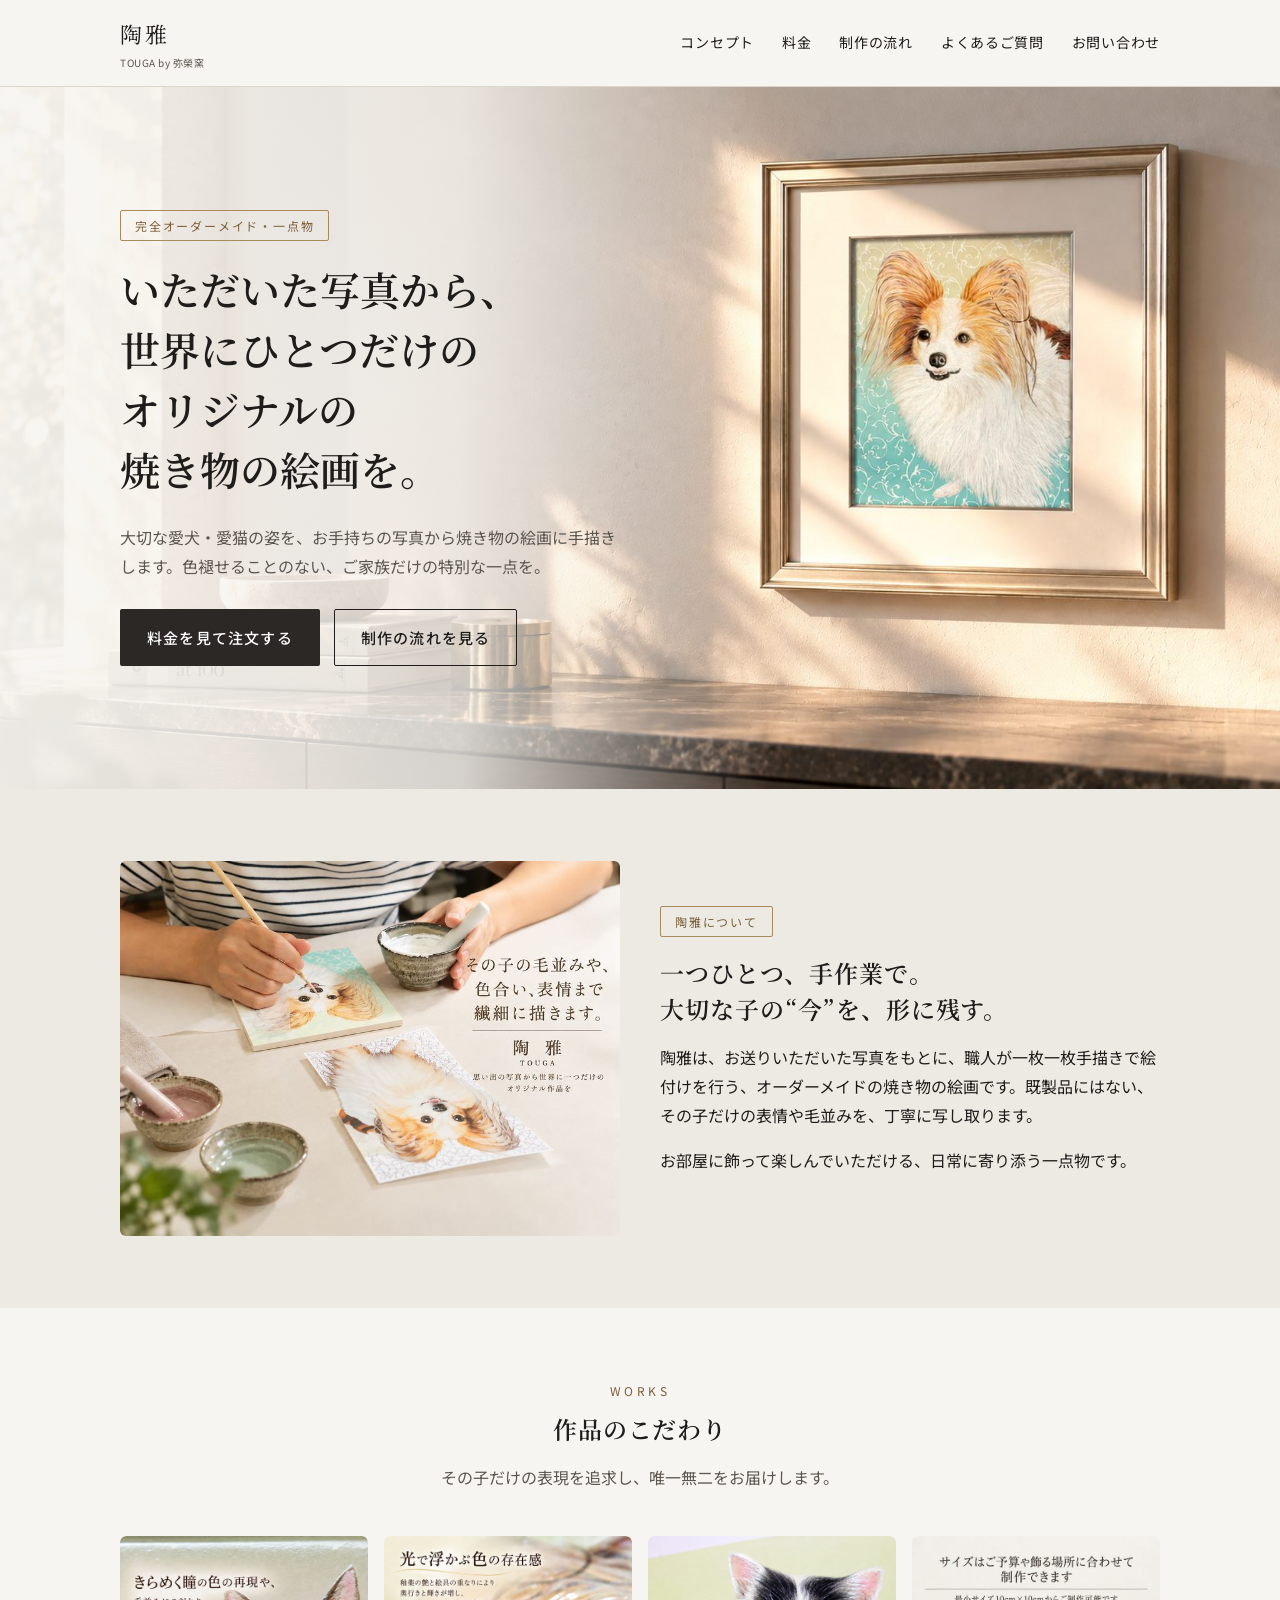
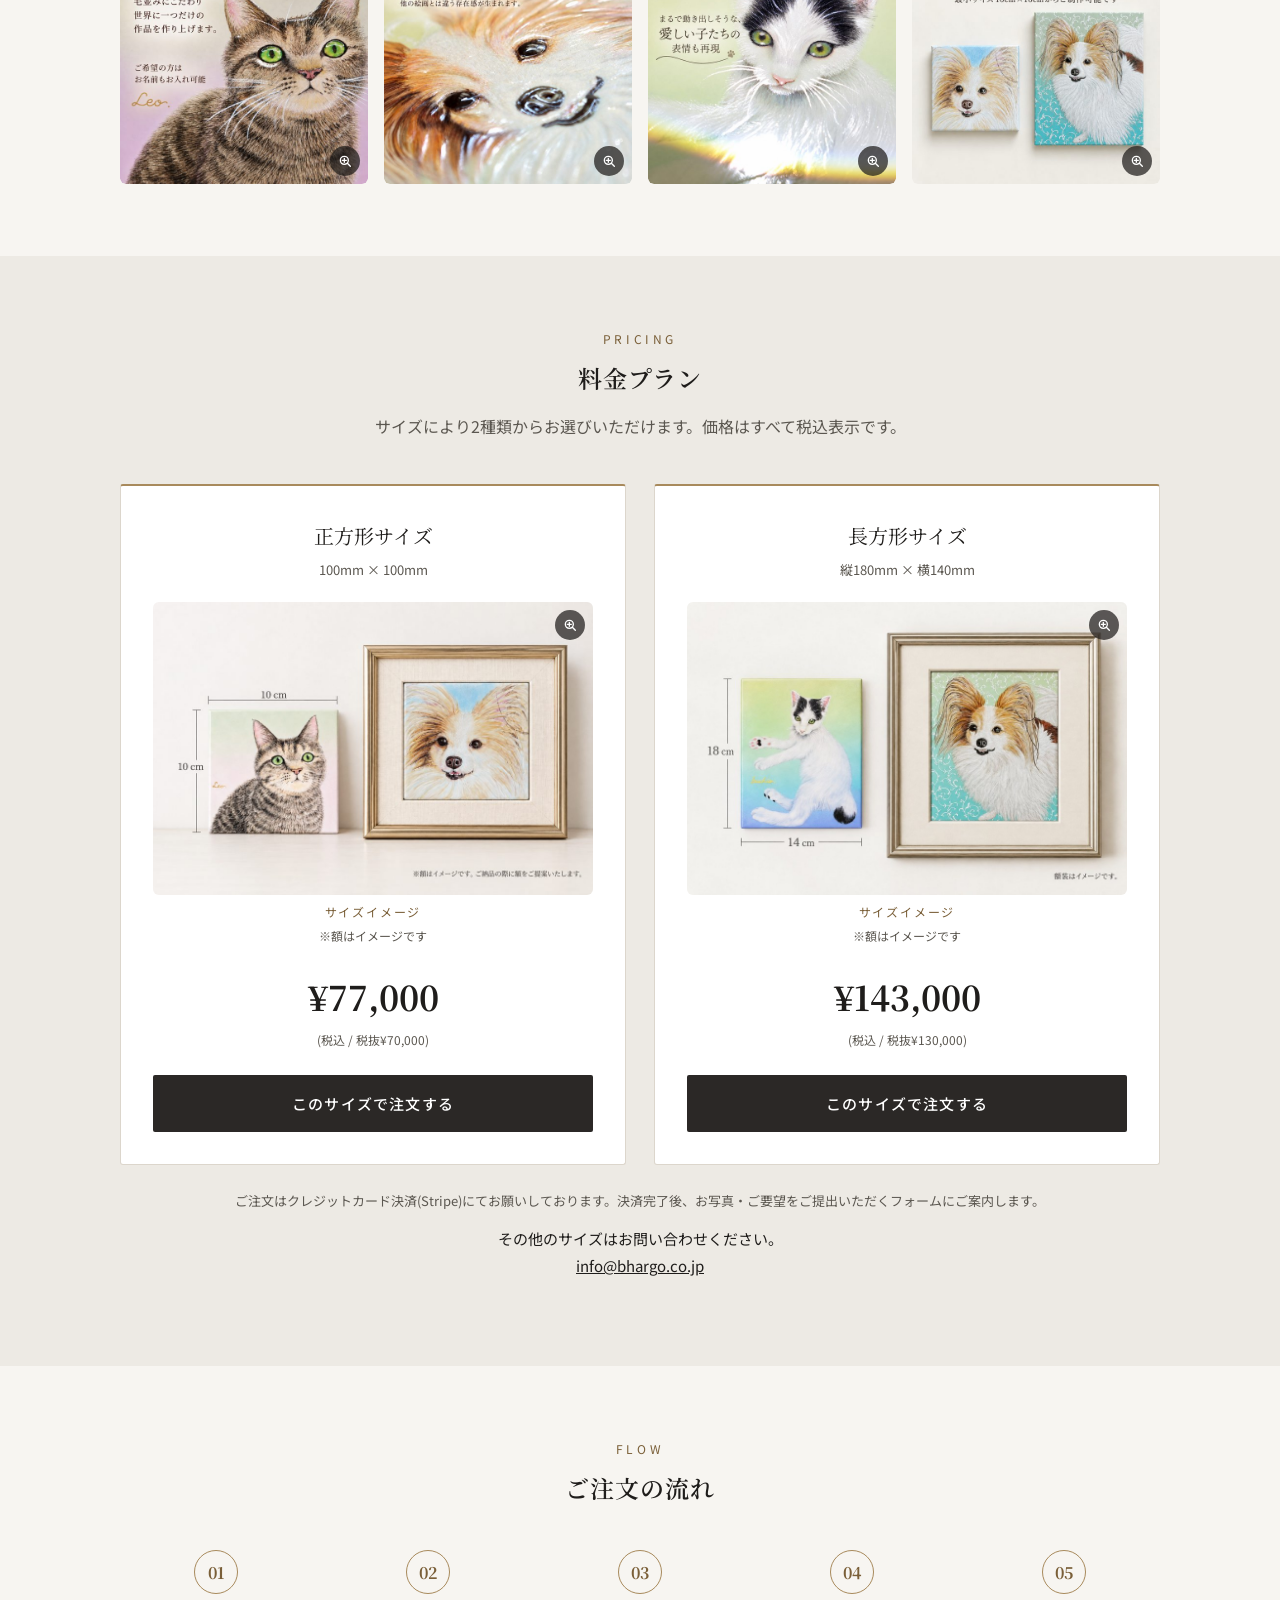
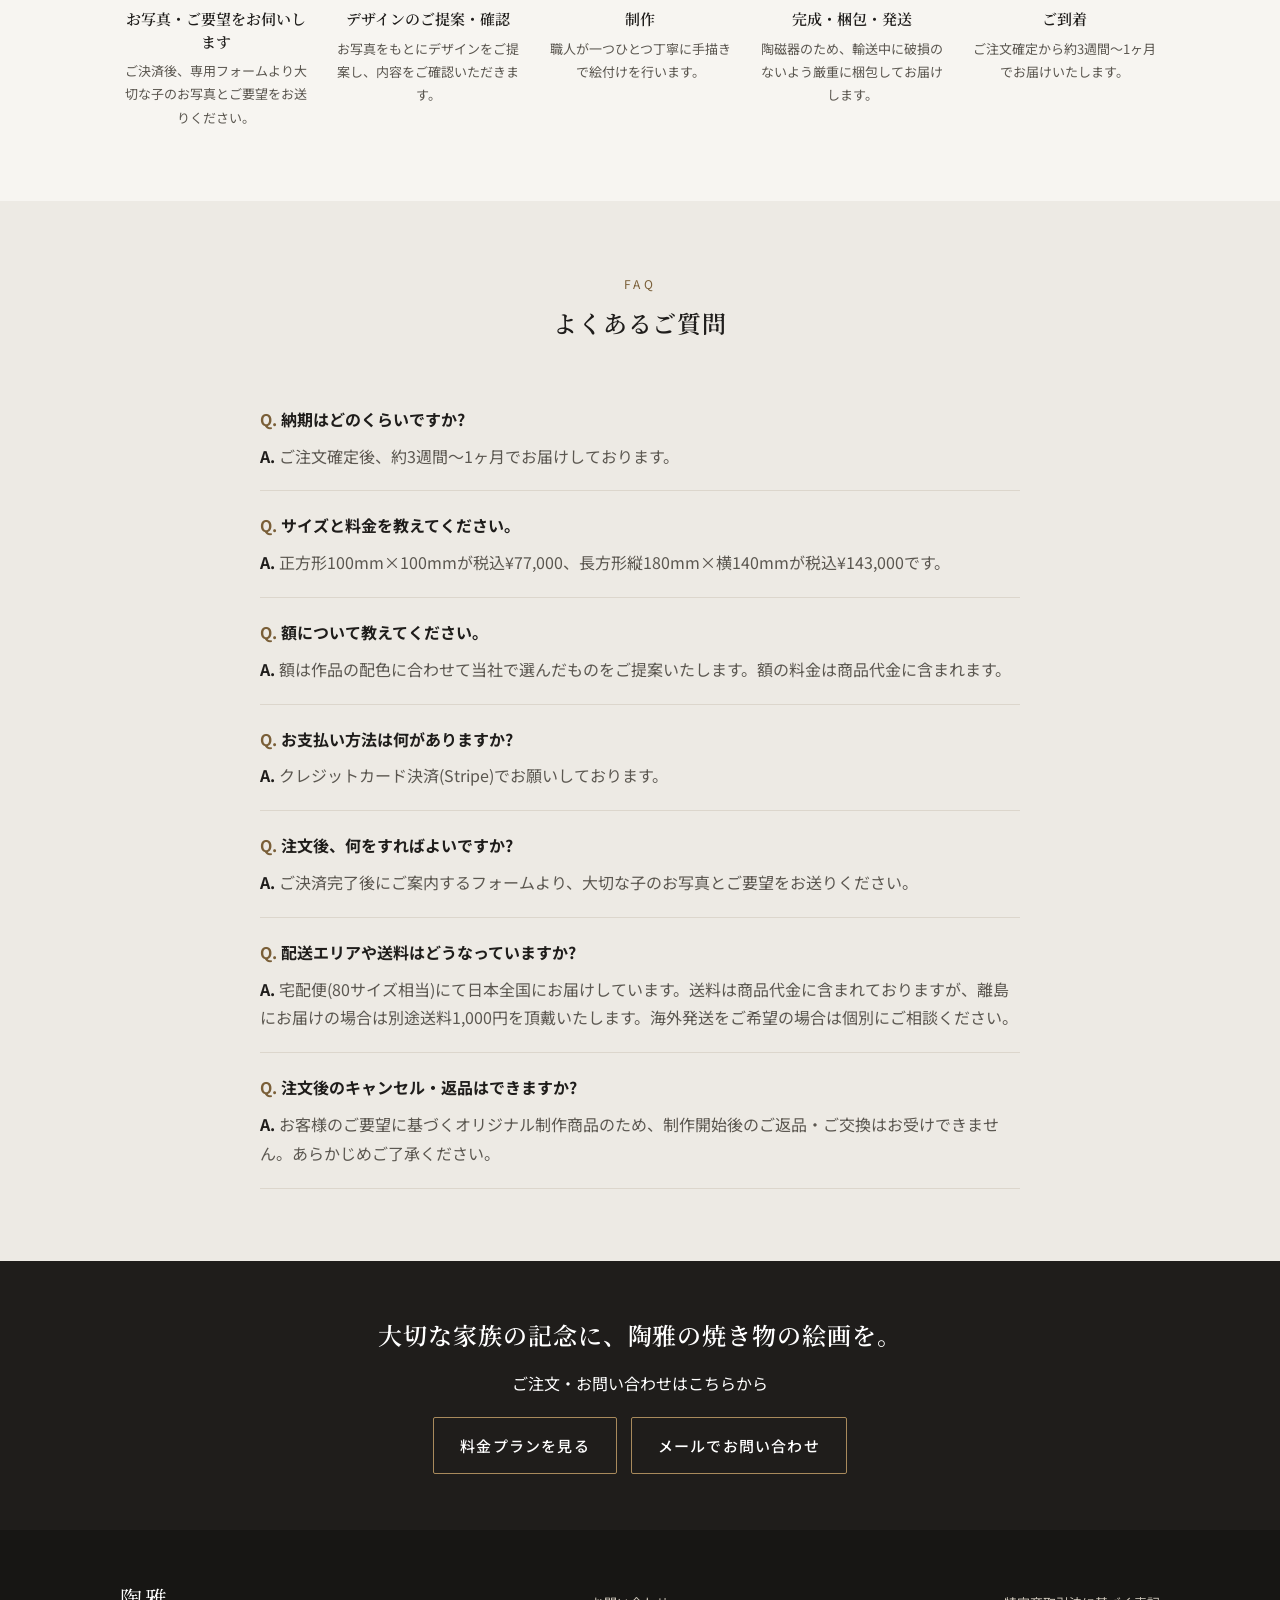
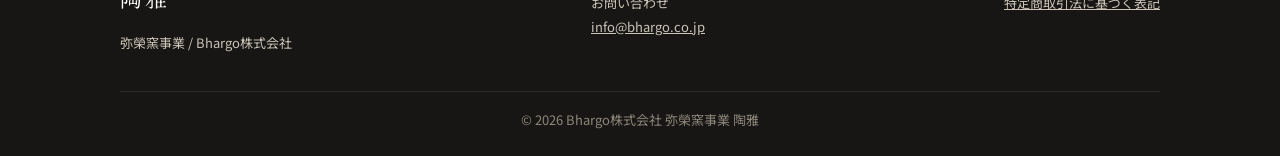
<file: index.html>
<!DOCTYPE html>
<html lang="ja">
<head>
<meta charset="UTF-8">
<meta name="viewport" content="width=device-width, initial-scale=1">
<title>陶雅(とうが) | 写真から作る、世界に一つだけのオリジナル焼き物の絵画</title>
<meta name="description" content="お手持ちの写真から、愛犬・愛猫の姿を焼き物の絵画に手描きします。世界に一つだけの贈り物、記念に。正方形100mm ¥77,000(税込)〜。弥榮窯 陶雅。">
<link rel="canonical" href="https://toga-ceramic-paint.github.io/">
<meta property="og:title" content="陶雅(とうが) | 写真から作る、世界に一つだけのオリジナル焼き物の絵画">
<meta property="og:description" content="お手持ちの写真から、愛犬・愛猫の姿を焼き物の絵画に手描きします。世界に一つだけの贈り物、記念に。">
<meta property="og:type" content="website">
<meta property="og:image" content="https://toga-ceramic-paint.github.io/images/toga-hero-papillon-framed-interior.jpg?v=2">
<meta property="og:url" content="https://toga-ceramic-paint.github.io/">
<meta name="twitter:card" content="summary_large_image">
<link rel="preconnect" href="https://fonts.googleapis.com">
<link rel="preconnect" href="https://fonts.gstatic.com" crossorigin>
<link href="https://fonts.googleapis.com/css2?family=Noto+Sans+JP:wght@400;500;700&family=Noto+Serif+JP:wght@600;700&display=swap" rel="stylesheet">
<link rel="stylesheet" href="css/style.css?v=20260923j">
<script src="js/config.js"></script>
<script src="js/analytics.js"></script>
</head>
<body>

<header class="site-header">
  <div class="site-header__inner">
    <a href="#top" class="brand">陶雅<small>TOUGA by 弥榮窯</small></a>
    <button class="nav-toggle js-nav-toggle" aria-label="メニュー" aria-expanded="false">☰</button>
    <nav class="nav js-nav">
      <a href="#concept">コンセプト</a>
      <a href="#pricing">料金</a>
      <a href="#flow">制作の流れ</a>
      <a href="#faq">よくあるご質問</a>
      <a href="#contact">お問い合わせ</a>
    </nav>
  </div>
</header>

<main id="top">

  <!-- ヒーロー -->
  <section class="hero hero--full">
       <picture>
      <source media="(max-width: 860px)" srcset="images/toga-hero-pet-ceramic-painting-800.jpg 800w, images/toga-hero-pet-ceramic-painting.jpg 1448w" sizes="100vw" width="1448" height="1086">
      <img class="hero__bg" src="images/toga-hero-papillon-framed-interior.jpg?v=2" srcset="images/toga-hero-papillon-framed-interior-900.jpg?v=2 900w, images/toga-hero-papillon-framed-interior.jpg?v=2 1672w" sizes="100vw" width="1672" height="941" fetchpriority="high" alt="陶雅の焼き物の絵画。パピヨンや猫を描いた作品を額に入れて飾った様子">
    </picture>
    <div class="container hero__inner">
      <div class="hero__copy">
        <span class="hero__eyebrow">完全オーダーメイド・一点物</span>
        <h1>いただいた写真から、<br>世界にひとつだけの<br>オリジナルの<br>焼き物の絵画を。</h1>
        <p class="lead">大切な愛犬・愛猫の姿を、お手持ちの写真から焼き物の絵画に手描きします。色褪せることのない、ご家族だけの特別な一点を。</p>
        <div class="hero__ctas">
          <a href="#pricing" class="btn btn-primary">料金を見て注文する</a>
          <a href="#flow" class="btn btn-outline">制作の流れを見る</a>
        </div>
      </div>
    </div>
  </section>

  <!-- コンセプト -->
  <section id="concept" class="section-alt">
    <div class="container concept__grid">
      <img class="concept__img" src="images/toga-concept-hand-painting-process.jpg" srcset="images/toga-concept-hand-painting-process-800.jpg 800w, images/toga-concept-hand-painting-process.jpg 1448w" sizes="(max-width: 900px) 100vw, 560px" width="1448" height="1086" loading="lazy" decoding="async" alt="焼き物の絵画にパピヨンの毛並みを筆で描き込む制作風景。手元には下絵と絵の具の器">
      <div>
        <span class="hero__eyebrow">陶雅について</span>
        <h2>一つひとつ、手作業で。<br>大切な子の“今”を、形に残す。</h2>
        <p>陶雅は、お送りいただいた写真をもとに、職人が一枚一枚手描きで絵付けを行う、オーダーメイドの焼き物の絵画です。既製品にはない、その子だけの表情や毛並みを、丁寧に写し取ります。</p>
        <p>お部屋に飾って楽しんでいただける、日常に寄り添う一点物です。</p>
      </div>
    </div>
  </section>

  <!-- 作品のこだわり(ギャラリー) -->
  <section id="works">
    <div class="container">
      <div class="section-head">
        <span class="eyebrow">WORKS</span>
        <h2>作品のこだわり</h2>
        <p>その子だけの表現を追求し、唯一無二をお届けします。</p>
      </div>
      <div class="gallery">
        <button type="button" class="gallery__item" data-full="images/toga-work-tabby-cat-leo-large.jpg"><img class="gallery__img" src="images/toga-work-tabby-cat-leo.jpg" width="600" height="600" loading="lazy" decoding="async" alt="焼き物絵画で描いたキジトラ猫。緑の瞳と縞模様の毛並みを再現し、名前「Leo」を入れた作品例"></button>
        <button type="button" class="gallery__item" data-full="images/toga-work-papillon-closeup-large.jpg"><img class="gallery__img" src="images/toga-work-papillon-closeup.jpg?v=2" width="600" height="600" loading="lazy" decoding="async" alt="パピヨンを描いた焼き物絵画の拡大。釉薬の艶で瞳と鼻が立体的に光る様子"></button>
        <button type="button" class="gallery__item" data-full="images/toga-work-bicolor-cat-large.jpg"><img class="gallery__img" src="images/toga-work-bicolor-cat.jpg" width="600" height="600" loading="lazy" decoding="async" alt="白黒の猫を描いた焼き物絵画の拡大。緑の瞳と白い毛並みの表現"></button>
        <button type="button" class="gallery__item" data-full="images/toga-work-size-comparison-large.jpg"><img class="gallery__img" src="images/toga-work-size-comparison.jpg?v=2" width="600" height="600" loading="lazy" decoding="async" alt="正方形（10cm×10cm）と長方形のパピヨンの焼き物絵画を並べたサイズ比較"></button>
      </div>
    </div>
  </section>

  <!-- 料金 -->
  <section id="pricing" class="section-alt">
    <div class="container">
      <div class="section-head">
        <span class="eyebrow">PRICING</span>
        <h2>料金プラン</h2>
        <p>サイズにより2種類からお選びいただけます。価格はすべて税込表示です。</p>
      </div>
      <div class="pricing__grid">
        <div class="price-card">
          <div class="price-card__size">正方形サイズ</div>
          <div class="price-card__dim">100mm × 100mm</div>
          <button type="button" class="gallery__item price-card__photo" data-group="size" data-full="images/toga-size-square-10x10cm-large.jpg"><img class="price-card__img" src="images/toga-size-square-10x10cm.jpg" width="900" height="600" loading="lazy" decoding="async" alt="正方形サイズ（10×10cm）のイメージ。キジトラ猫を描いた10cm角の焼き物の絵画と、額に入れたパピヨンの作品を並べた様子"></button>
          <p class="price-card__photo-label">サイズイメージ</p>
          <p class="price-card__frame-note">※額はイメージです</p>
          <div class="price-card__amount">¥77,000</div>
          <div class="price-card__tax">(税込 / 税抜¥70,000)</div>
          <a href="#" class="btn btn-primary" data-cta="square">このサイズで注文する</a>
        </div>
        <div class="price-card">
          <div class="price-card__size">長方形サイズ</div>
          <div class="price-card__dim">縦180mm × 横140mm</div>
          <button type="button" class="gallery__item price-card__photo" data-group="size" data-full="images/toga-size-rect-14x18cm-large.jpg"><img class="price-card__img" src="images/toga-size-rect-14x18cm.jpg" width="900" height="600" loading="lazy" decoding="async" alt="長方形サイズ（縦18×横14cm）のイメージ。白黒の猫を描いた焼き物の絵画と、額に入れたパピヨンの作品を並べた様子"></button>
          <p class="price-card__photo-label">サイズイメージ</p>
          <p class="price-card__frame-note">※額はイメージです</p>
          <div class="price-card__amount">¥143,000</div>
          <div class="price-card__tax">(税込 / 税抜¥130,000)</div>
          <a href="#" class="btn btn-primary" data-cta="rect">このサイズで注文する</a>
        </div>
      </div>
      <p style="text-align:center; font-size:13px; color:var(--color-text-muted); margin-top:24px;">
        ご注文はクレジットカード決済(Stripe)にてお願いしております。決済完了後、お写真・ご要望をご提出いただくフォームにご案内します。
      </p>
      <p style="text-align:center; font-size:15px; margin-top:12px;">
        その他のサイズはお問い合わせください。<br>
        <a href="mailto:info@bhargo.co.jp?subject=%E3%82%B5%E3%82%A4%E3%82%BA%E3%81%AE%E3%81%94%E7%9B%B8%E8%AB%87">info@bhargo.co.jp</a>
      </p>
    </div>
  </section>

  <!-- 制作の流れ -->
  <section id="flow">
    <div class="container">
      <div class="section-head">
        <span class="eyebrow">FLOW</span>
        <h2>ご注文の流れ</h2>
      </div>
      <div class="steps">
        <div class="step">
          <div class="step__num">01</div>
          <h3>お写真・ご要望をお伺いします</h3>
          <p>ご決済後、専用フォームより大切な子のお写真とご要望をお送りください。</p>
        </div>
        <div class="step">
          <div class="step__num">02</div>
          <h3>デザインのご提案・確認</h3>
          <p>お写真をもとにデザインをご提案し、内容をご確認いただきます。</p>
        </div>
        <div class="step">
          <div class="step__num">03</div>
          <h3>制作</h3>
          <p>職人が一つひとつ丁寧に手描きで絵付けを行います。</p>
        </div>
        <div class="step">
          <div class="step__num">04</div>
          <h3>完成・梱包・発送</h3>
          <p>陶磁器のため、輸送中に破損のないよう厳重に梱包してお届けします。</p>
        </div>
        <div class="step">
          <div class="step__num">05</div>
          <h3>ご到着</h3>
          <p>ご注文確定から約3週間〜1ヶ月でお届けいたします。</p>
        </div>
      </div>
    </div>
  </section>

  <!-- FAQ -->
  <section id="faq" class="section-alt">
    <div class="container">
      <div class="section-head">
        <span class="eyebrow">FAQ</span>
        <h2>よくあるご質問</h2>
      </div>
      <dl class="faq">
        <div class="faq-item">
          <dt>納期はどのくらいですか?</dt>
          <dd>ご注文確定後、約3週間〜1ヶ月でお届けしております。</dd>
        </div>
        <div class="faq-item">
          <dt>サイズと料金を教えてください。</dt>
          <dd>正方形100mm×100mmが税込¥77,000、長方形縦180mm×横140mmが税込¥143,000です。</dd>
        </div>
        <div class="faq-item">
          <dt>額について教えてください。</dt>
          <dd>額は作品の配色に合わせて当社で選んだものをご提案いたします。額の料金は商品代金に含まれます。</dd>
        </div>
        <div class="faq-item">
          <dt>お支払い方法は何がありますか?</dt>
          <dd>クレジットカード決済(Stripe)でお願いしております。</dd>
        </div>
        <div class="faq-item">
          <dt>注文後、何をすればよいですか?</dt>
          <dd>ご決済完了後にご案内するフォームより、大切な子のお写真とご要望をお送りください。</dd>
        </div>
        <div class="faq-item">
          <dt>配送エリアや送料はどうなっていますか?</dt>
          <dd>宅配便(80サイズ相当)にて日本全国にお届けしています。送料は商品代金に含まれておりますが、離島にお届けの場合は別途送料1,000円を頂戴いたします。海外発送をご希望の場合は個別にご相談ください。</dd>
        </div>
        <div class="faq-item">
          <dt>注文後のキャンセル・返品はできますか?</dt>
          <dd>お客様のご要望に基づくオリジナル制作商品のため、制作開始後のご返品・ご交換はお受けできません。あらかじめご了承ください。</dd>
        </div>
      </dl>
      <!--
        [制作者メモ] 以下は未確認のため掲載していません。回答が確定したらFAQに追加してください:
        ・写真の画質が悪くても大丈夫ですか?
        ・複数のペットを1枚に描いてもらえますか?
        
      -->
    </div>
  </section>

  <!-- CTA帯 -->
  <section class="cta-band" id="contact">
    <div class="container">
      <h2>大切な家族の記念に、陶雅の焼き物の絵画を。</h2>
      <p>ご注文・お問い合わせはこちらから</p>
      <div class="hero__ctas" style="justify-content:center; margin-top:20px;">
        <a href="#pricing" class="btn btn-outline">料金プランを見る</a>
        <a href="mailto:info@bhargo.co.jp" class="btn btn-outline">メールでお問い合わせ</a>
      </div>
    </div>
  </section>

</main>

<footer class="site-footer">
  <div class="container">
    <div class="site-footer__grid">
      <div>
        <div class="brand" style="color:#fff;">陶雅</div>
        <p>弥榮窯事業 / Bhargo株式会社</p>
      </div>
      <div>
        <p>お問い合わせ<br><a href="mailto:info@bhargo.co.jp">info@bhargo.co.jp</a></p>
      </div>
      <div>
        <p><a href="tokushoho.html">特定商取引法に基づく表記</a></p>
      </div>
    </div>
    <div class="site-footer__bottom">
      &copy; <span class="js-year"></span> Bhargo株式会社 弥榮窯事業 陶雅
    </div>
  </div>
</footer>

<script src="js/main.js?v=3"></script>
</body>
</html>
</file>
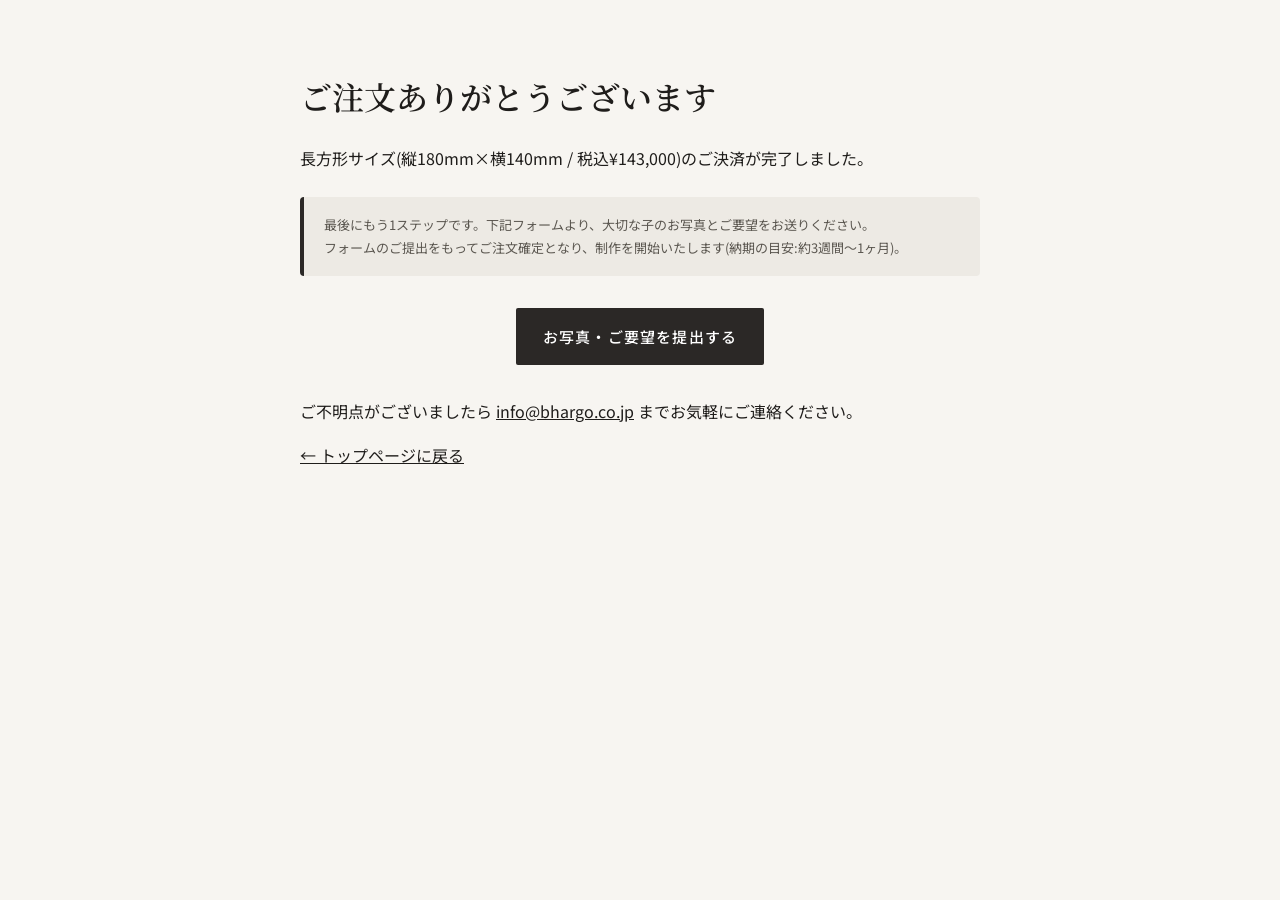
<file: thanks-rect.html>
<!DOCTYPE html>
<html lang="ja">
<head>
<meta charset="UTF-8">
<meta name="viewport" content="width=device-width, initial-scale=1">
<title>ご注文ありがとうございます | 陶雅</title>
<meta name="robots" content="noindex">
<link href="https://fonts.googleapis.com/css2?family=Noto+Sans+JP:wght@400;500;700&family=Noto+Serif+JP:wght@600;700&display=swap" rel="stylesheet">
<link rel="stylesheet" href="css/style.css">
<script src="js/config.js"></script>
<script src="js/analytics.js"></script>
</head>
<body>
<div class="simple-page">
  <h1>ご注文ありがとうございます</h1>
  <p>長方形サイズ(縦180mm×横140mm / 税込¥143,000)のご決済が完了しました。</p>

  <div class="notice-box">
    最後にもう1ステップです。下記フォームより、大切な子のお写真とご要望をお送りください。<br>
    フォームのご提出をもってご注文確定となり、制作を開始いたします(納期の目安:約3週間〜1ヶ月)。
  </div>

  <p style="text-align:center; margin:32px 0;">
    <a class="btn btn-primary" id="order-form-link" href="#" target="_blank" rel="noopener">お写真・ご要望を提出する</a>
  </p>

  <p>ご不明点がございましたら <a href="mailto:info@bhargo.co.jp">info@bhargo.co.jp</a> までお気軽にご連絡ください。</p>
  <p><a href="index.html">&larr; トップページに戻る</a></p>
</div>

<script>
  (function () {
    var cfg = window.TOGA_CONFIG || {};
    var link = document.getElementById('order-form-link');
    if (link) link.href = cfg.ORDER_FORM_URL || '#';

    // 計測の重複防止:Stripeから渡される決済ID(session_id)がある時だけ、1決済につき1回だけ計測する
    var params = new URLSearchParams(window.location.search);
    var sessionId = params.get('session_id') || '';
    var isValidSession = /^cs_(live|test)_[A-Za-z0-9]+$/.test(sessionId);
    var storageKey = 'toga_tracked_' + sessionId;
    var alreadyTracked = false;
    try { alreadyTracked = window.localStorage.getItem(storageKey) === '1'; } catch (e) {}

    var value = (cfg.PRICE && cfg.PRICE.RECT_TAX_INCLUDED) || 143000;
    var isConfigured = function (v) { return !!v && v.indexOf('XXXX') === -1; };

    if (window.gtag && isValidSession && !alreadyTracked) {
      if (isConfigured(cfg.GOOGLE_ADS_CONVERSION_ID) && isConfigured(cfg.CONVERSION_LABEL_RECT)) {
        window.gtag('event', 'conversion', {
          send_to: cfg.GOOGLE_ADS_CONVERSION_ID + '/' + cfg.CONVERSION_LABEL_RECT,
          value: value,
          currency: 'JPY',
          transaction_id: sessionId
        });
      }
      window.gtag('event', 'purchase', {
        transaction_id: sessionId,
        currency: 'JPY',
        value: value,
        items: [{ item_name: '陶雅_長方形' }]
      });
      try { window.localStorage.setItem(storageKey, '1'); } catch (e) {}
    }

    // 決済IDをアドレスバーから消す(再読み込み・URL共有での再計測を防ぐ)
    if (sessionId && window.history && window.history.replaceState) {
      params.delete('session_id');
      var query = params.toString();
      window.history.replaceState(null, '', window.location.pathname + (query ? '?' + query : '') + window.location.hash);
    }
  })();
</script>
</body>
</html>
</file>
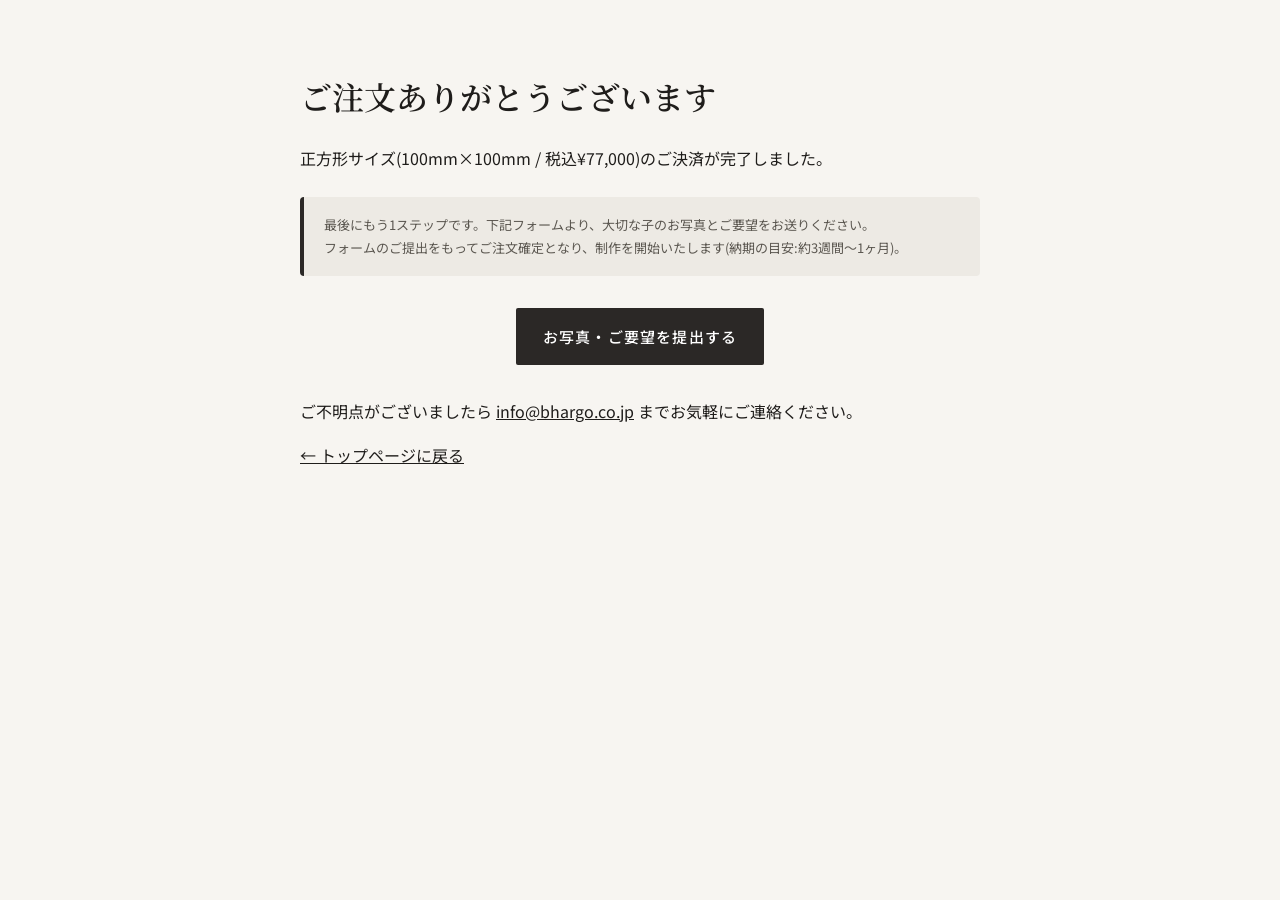
<file: thanks-square.html>
<!DOCTYPE html>
<html lang="ja">
<head>
<meta charset="UTF-8">
<meta name="viewport" content="width=device-width, initial-scale=1">
<title>ご注文ありがとうございます | 陶雅</title>
<meta name="robots" content="noindex">
<link href="https://fonts.googleapis.com/css2?family=Noto+Sans+JP:wght@400;500;700&family=Noto+Serif+JP:wght@600;700&display=swap" rel="stylesheet">
<link rel="stylesheet" href="css/style.css">
<script src="js/config.js"></script>
<script src="js/analytics.js"></script>
</head>
<body>
<div class="simple-page">
  <h1>ご注文ありがとうございます</h1>
  <p>正方形サイズ(100mm×100mm / 税込¥77,000)のご決済が完了しました。</p>

  <div class="notice-box">
    最後にもう1ステップです。下記フォームより、大切な子のお写真とご要望をお送りください。<br>
    フォームのご提出をもってご注文確定となり、制作を開始いたします(納期の目安:約3週間〜1ヶ月)。
  </div>

  <p style="text-align:center; margin:32px 0;">
    <a class="btn btn-primary" id="order-form-link" href="#" target="_blank" rel="noopener">お写真・ご要望を提出する</a>
  </p>

  <p>ご不明点がございましたら <a href="mailto:info@bhargo.co.jp">info@bhargo.co.jp</a> までお気軽にご連絡ください。</p>
  <p><a href="index.html">&larr; トップページに戻る</a></p>
</div>

<script>
  (function () {
    var cfg = window.TOGA_CONFIG || {};
    var link = document.getElementById('order-form-link');
    if (link) link.href = cfg.ORDER_FORM_URL || '#';

    // 計測の重複防止:Stripeから渡される決済ID(session_id)がある時だけ、1決済につき1回だけ計測する
    var params = new URLSearchParams(window.location.search);
    var sessionId = params.get('session_id') || '';
    var isValidSession = /^cs_(live|test)_[A-Za-z0-9]+$/.test(sessionId);
    var storageKey = 'toga_tracked_' + sessionId;
    var alreadyTracked = false;
    try { alreadyTracked = window.localStorage.getItem(storageKey) === '1'; } catch (e) {}

    var value = (cfg.PRICE && cfg.PRICE.SQUARE_TAX_INCLUDED) || 77000;
    var isConfigured = function (v) { return !!v && v.indexOf('XXXX') === -1; };

    if (window.gtag && isValidSession && !alreadyTracked) {
      if (isConfigured(cfg.GOOGLE_ADS_CONVERSION_ID) && isConfigured(cfg.CONVERSION_LABEL_SQUARE)) {
        window.gtag('event', 'conversion', {
          send_to: cfg.GOOGLE_ADS_CONVERSION_ID + '/' + cfg.CONVERSION_LABEL_SQUARE,
          value: value,
          currency: 'JPY',
          transaction_id: sessionId
        });
      }
      window.gtag('event', 'purchase', {
        transaction_id: sessionId,
        currency: 'JPY',
        value: value,
        items: [{ item_name: '陶雅_正方形' }]
      });
      try { window.localStorage.setItem(storageKey, '1'); } catch (e) {}
    }

    // 決済IDをアドレスバーから消す(再読み込み・URL共有での再計測を防ぐ)
    if (sessionId && window.history && window.history.replaceState) {
      params.delete('session_id');
      var query = params.toString();
      window.history.replaceState(null, '', window.location.pathname + (query ? '?' + query : '') + window.location.hash);
    }
  })();
</script>
</body>
</html>
</file>
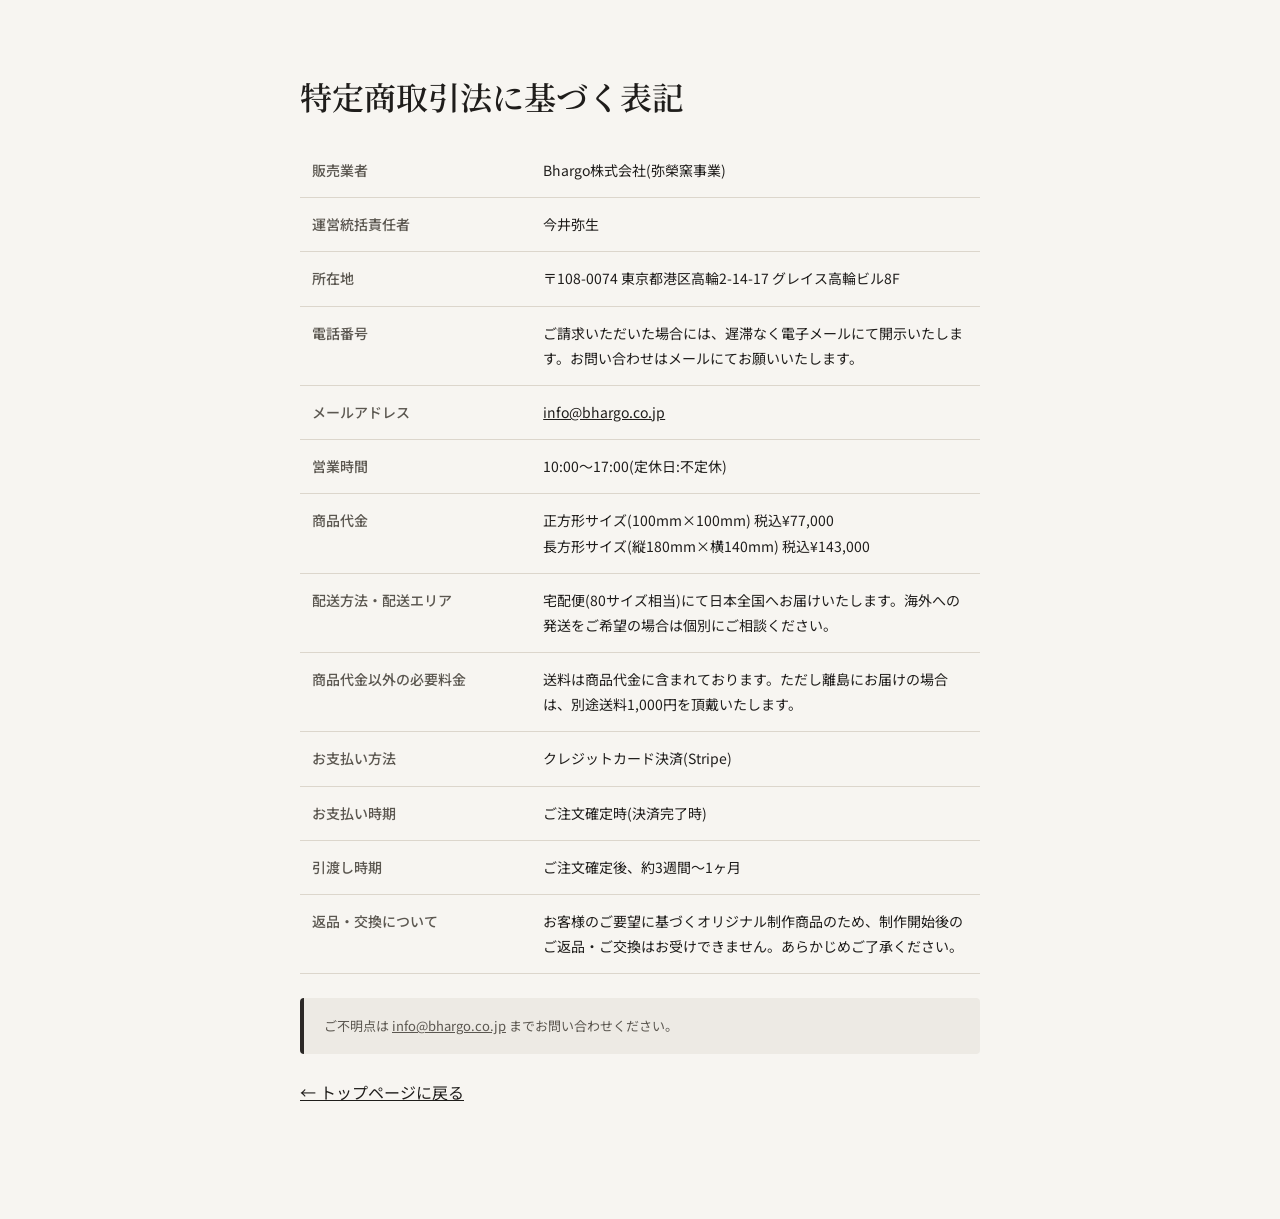
<file: tokushoho.html>
<!DOCTYPE html>
<html lang="ja">
<head>
<meta charset="UTF-8">
<meta name="viewport" content="width=device-width, initial-scale=1">
<title>特定商取引法に基づく表記 | 陶雅</title>
<link href="https://fonts.googleapis.com/css2?family=Noto+Sans+JP:wght@400;500;700&family=Noto+Serif+JP:wght@600;700&display=swap" rel="stylesheet">
<link rel="stylesheet" href="css/style.css">
<script src="js/config.js"></script>
<script src="js/analytics.js"></script>
</head>
<body>
<div class="simple-page">
  <h1>特定商取引法に基づく表記</h1>

  <table>
    <tr><th>販売業者</th><td>Bhargo株式会社(弥榮窯事業)</td></tr>
    <tr><th>運営統括責任者</th><td>今井弥生</td></tr>
    <tr><th>所在地</th><td>〒108-0074 東京都港区高輪2-14-17 グレイス高輪ビル8F</td></tr>
        <tr><th>電話番号</th><td>ご請求いただいた場合には、遅滞なく電子メールにて開示いたします。お問い合わせはメールにてお願いいたします。</td></tr>
    <tr><th>メールアドレス</th><td><a href="mailto:info@bhargo.co.jp">info@bhargo.co.jp</a></td></tr>
    <tr><th>営業時間</th><td>10:00〜17:00(定休日:不定休)</td></tr>
    <tr><th>商品代金</th><td>正方形サイズ(100mm×100mm) 税込¥77,000<br>長方形サイズ(縦180mm×横140mm) 税込¥143,000</td></tr>
    <tr><th>配送方法・配送エリア</th><td>宅配便(80サイズ相当)にて日本全国へお届けいたします。海外への発送をご希望の場合は個別にご相談ください。</td></tr>
    <tr><th>商品代金以外の必要料金</th><td>送料は商品代金に含まれております。ただし離島にお届けの場合は、別途送料1,000円を頂戴いたします。</td></tr>
    <tr><th>お支払い方法</th><td>クレジットカード決済(Stripe)</td></tr>
    <tr><th>お支払い時期</th><td>ご注文確定時(決済完了時)</td></tr>
    <tr><th>引渡し時期</th><td>ご注文確定後、約3週間〜1ヶ月</td></tr>
    <tr><th>返品・交換について</th><td>お客様のご要望に基づくオリジナル制作商品のため、制作開始後のご返品・ご交換はお受けできません。あらかじめご了承ください。</td></tr>
  </table>

  <div class="notice-box">
    ご不明点は <a href="mailto:info@bhargo.co.jp">info@bhargo.co.jp</a> までお問い合わせください。
  </div>

  <p><a href="index.html">&larr; トップページに戻る</a></p>
</div>
</body>
</html>
</file>
<file: css/style.css>
:root {
  --color-bg: #f7f5f1;
  --color-bg-alt: #edeae4;
  --color-text: #1f1d1b;
  --color-text-muted: #5b5750;
  --color-accent: #2b2826;
  --color-accent-dark: #7a5f38;
  --color-gold: #a88a5c;
  --color-line: #dcd6cc;
  --color-white: #ffffff;
  --font-serif: 'Noto Serif JP', serif;
  --font-sans: 'Noto Sans JP', sans-serif;
  --radius: 6px;
  --container: 1080px;
}

* { box-sizing: border-box; }
html { scroll-behavior: smooth; }
body {
  margin: 0;
  background: var(--color-bg);
  color: var(--color-text);
  font-family: var(--font-sans);
  line-height: 1.8;
  -webkit-font-smoothing: antialiased;
}
img { max-width: 100%; height: auto; display: block; }
a { color: inherit; }
.container {
  max-width: var(--container);
  margin: 0 auto;
  padding: 0 20px;
}

h1, h2, h3 {
  font-family: var(--font-serif);
  font-weight: 600;
  line-height: 1.5;
  margin: 0 0 0.6em;
}

/* ヘッダー */
.site-header {
  position: sticky;
  top: 0;
  z-index: 50;
  background: rgba(251, 246, 239, 0.92);
  backdrop-filter: blur(6px);
  border-bottom: 1px solid var(--color-line);
}
.site-header__inner {
  display: flex;
  align-items: center;
  justify-content: space-between;
  padding: 14px 20px;
  max-width: var(--container);
  margin: 0 auto;
}
.brand {
  font-family: var(--font-serif);
  font-size: 22px;
  letter-spacing: 0.15em;
  text-decoration: none;
  color: var(--color-text);
}
.brand small {
  display: block;
  font-family: var(--font-sans);
  font-size: 10px;
  letter-spacing: 0.05em;
  color: var(--color-text-muted);
}
.nav-toggle {
  display: none;
  background: none;
  border: none;
  font-size: 24px;
  cursor: pointer;
}
.nav {
  display: flex;
  gap: 28px;
  list-style: none;
  margin: 0;
  padding: 0;
}
.nav a {
  text-decoration: none;
  font-size: 14px;
  letter-spacing: 0.05em;
}
.nav a:hover { color: var(--color-accent); }

/* ヒーロー */
.hero {
  padding: 64px 0 48px;
}
.hero__grid {
  display: grid;
  grid-template-columns: 1.1fr 1fr;
  gap: 48px;
  align-items: center;
}
.hero__eyebrow {
  display: inline-block;
  font-size: 12px;
  letter-spacing: 0.15em;
  color: var(--color-accent-dark);
  border: 1px solid var(--color-accent);
  border-radius: 999px;
  padding: 4px 14px;
  margin-bottom: 18px;
}
.hero h1 {
  font-size: clamp(28px, 4vw, 40px);
}
.hero p.lead {
  font-size: 16px;
  color: var(--color-text-muted);
  margin-bottom: 28px;
}
.hero__ctas {
  display: flex;
  gap: 14px;
  flex-wrap: wrap;
}

.placeholder-img {
  aspect-ratio: 4 / 3;
  border: 1.5px dashed var(--color-accent);
  border-radius: var(--radius);
  background: var(--color-bg-alt);
  display: flex;
  align-items: center;
  justify-content: center;
  text-align: center;
  color: var(--color-accent-dark);
  font-size: 13px;
  padding: 16px;
}
.placeholder-img--square { aspect-ratio: 1 / 1; }
.hero__img,
.concept__img {
  display: block;
  width: 100%;
  height: auto;
  aspect-ratio: 4 / 3;
  object-fit: cover;
  border-radius: var(--radius);
}

/* ボタン */
.btn {
  display: inline-flex;
  align-items: center;
  justify-content: center;
  gap: 8px;
  padding: 14px 26px;
  border-radius: 999px;
  font-size: 15px;
  font-weight: 700;
  text-decoration: none;
  cursor: pointer;
  border: 1.5px solid transparent;
  transition: transform 0.15s ease, opacity 0.15s ease;
}
.btn:hover { transform: translateY(-1px); }
.btn-primary {
  background: var(--color-accent);
  color: var(--color-white);
}
.btn-primary:hover { background: var(--color-accent-dark); }
.btn-outline {
  background: transparent;
  border-color: var(--color-accent);
  color: var(--color-accent-dark);
}
.cta--pending {
  opacity: 0.55;
  cursor: not-allowed;
}
.cta__badge {
  font-size: 11px;
  background: rgba(0,0,0,0.15);
  border-radius: 999px;
  padding: 2px 8px;
}

/* セクション共通 */
section { padding: 72px 0; }
.section-head {
  text-align: center;
  max-width: 640px;
  margin: 0 auto 44px;
}
.section-head .eyebrow {
  display: block;
  font-size: 12px;
  letter-spacing: 0.2em;
  color: var(--color-accent-dark);
  margin-bottom: 10px;
}
.section-head p { color: var(--color-text-muted); }
.section-alt { background: var(--color-bg-alt); }

/* コンセプト */
.concept__grid {
  display: grid;
  grid-template-columns: 1fr 1fr;
  gap: 40px;
  align-items: center;
}

/* ギャラリー */
.gallery {
  display: grid;
  grid-template-columns: repeat(4, 1fr);
  gap: 16px;
}
.gallery__img {
  display: block;
  width: 100%;
  height: auto;
  aspect-ratio: 1 / 1;
  object-fit: cover;
  border-radius: var(--radius);
}

/* 料金カード */
.pricing__grid {
  display: grid;
  grid-template-columns: 1fr 1fr;
  gap: 28px;
}
.price-card {
  background: var(--color-white);
  border: 1px solid var(--color-line);
  border-radius: 12px;
  padding: 32px;
  text-align: center;
}
.price-card__size {
  font-family: var(--font-serif);
  font-size: 20px;
  margin-bottom: 4px;
}
.price-card__dim {
  color: var(--color-text-muted);
  font-size: 13px;
  margin-bottom: 20px;
}
.price-card__amount {
  font-size: 34px;
  font-weight: 700;
  color: var(--color-accent-dark);
  margin-bottom: 2px;
}
.price-card__tax {
  font-size: 12px;
  color: var(--color-text-muted);
  margin-bottom: 24px;
}
.price-card .btn { width: 100%; }

/* 制作の流れ */
.steps {
  display: grid;
  grid-template-columns: repeat(5, 1fr);
  gap: 20px;
  counter-reset: step;
}
.step {
  text-align: center;
}
.step__num {
  width: 44px;
  height: 44px;
  line-height: 44px;
  margin: 0 auto 14px;
  border-radius: 50%;
  background: var(--color-accent);
  color: #fff;
  font-family: var(--font-serif);
  font-weight: 700;
}
.step h3 { font-size: 15px; margin-bottom: 6px; }
.step p { font-size: 13px; color: var(--color-text-muted); margin: 0; }

/* FAQ */
.faq { max-width: 760px; margin: 0 auto; }
.faq-item {
  border-bottom: 1px solid var(--color-line);
  padding: 20px 0;
}
.faq-item dt {
  font-weight: 700;
  margin-bottom: 8px;
}
.faq-item dt::before { content: 'Q. '; color: var(--color-accent); }
.faq-item dd {
  margin: 0;
  color: var(--color-text-muted);
}
.faq-item dd::before { content: 'A. '; color: var(--color-text); font-weight: 700; }

/* CTA帯 */
.cta-band {
  background: var(--color-accent);
  color: #fff;
  text-align: center;
  padding: 56px 0;
}
.cta-band h2 { color: #fff; }
.cta-band .btn-outline {
  border-color: #fff;
  color: #fff;
}

/* フッター */
.site-footer {
  background: #26221d;
  color: #cfc6b8;
  padding: 48px 0 24px;
  font-size: 13px;
}
.site-footer__grid {
  display: flex;
  justify-content: space-between;
  gap: 24px;
  flex-wrap: wrap;
  margin-bottom: 24px;
}
.site-footer a { color: #cfc6b8; text-decoration: underline; }
.site-footer__bottom {
  border-top: 1px solid #3a352d;
  padding-top: 16px;
  text-align: center;
  color: #8a8172;
}

/* サンクスページ / 特商法ページ 共通 */
.simple-page {
  max-width: 720px;
  margin: 0 auto;
  padding: 72px 20px 96px;
}
.simple-page h1 { margin-bottom: 24px; }
.simple-page table {
  width: 100%;
  border-collapse: collapse;
  margin: 24px 0;
}
.simple-page th, .simple-page td {
  text-align: left;
  padding: 14px 12px;
  border-bottom: 1px solid var(--color-line);
  vertical-align: top;
  font-size: 14px;
}
.simple-page th {
  width: 34%;
  color: var(--color-text-muted);
  font-weight: 500;
}
.notice-box {
  background: var(--color-bg-alt);
  border-left: 4px solid var(--color-accent);
  padding: 16px 20px;
  border-radius: 4px;
  font-size: 13px;
  color: var(--color-text-muted);
  margin: 24px 0;
}

@media (max-width: 860px) {
  .hero__grid, .concept__grid, .pricing__grid { grid-template-columns: 1fr; }
  .gallery { grid-template-columns: repeat(2, 1fr); }
  .steps { grid-template-columns: repeat(2, 1fr); }
  .nav-toggle { display: block; }
  .nav {
    display: none;
    position: absolute;
    top: 100%;
    left: 0;
    right: 0;
    background: var(--color-bg);
    flex-direction: column;
    padding: 16px 20px;
    border-bottom: 1px solid var(--color-line);
    gap: 16px;
  }
  .nav.is-open { display: flex; }
  .site-footer__grid { flex-direction: column; }
}

/* ===== シック配色の調整（2026-09-23） ===== */
.site-header { background: rgba(247, 245, 241, 0.94); }
.nav a:hover { color: var(--color-accent-dark); }
h2 { letter-spacing: 0.04em; }
.btn {
  border-radius: 2px;
  font-weight: 500;
  letter-spacing: 0.08em;
}
.btn-outline {
  border-color: var(--color-text);
  color: var(--color-text);
}
.hero__eyebrow {
  border-color: var(--color-gold);
  border-radius: 2px;
}
.section-head .eyebrow { letter-spacing: 0.3em; }
.price-card {
  border-radius: 3px;
  border-top: 2px solid var(--color-gold);
}
.price-card__amount {
  color: var(--color-text);
  font-family: var(--font-serif);
}
.step__num {
  background: transparent;
  color: var(--color-accent-dark);
  border: 1px solid var(--color-gold);
}
.faq-item dt::before { color: var(--color-accent-dark); }
.cta-band { background: #1f1d1b; }
.cta-band .btn-outline {
  border-color: var(--color-gold);
  color: #fff;
}
.site-footer { background: #171614; color: #cbc4b8; }
.site-footer a { color: #cbc4b8; }
.site-footer__bottom { border-top-color: #2e2b27; color: #8d867a; }

/* ===== トップ（全幅ヒーロー） ===== */
.hero--full {
  position: relative;
  padding: 0;
  overflow: hidden;
  background: var(--color-bg);
}
.hero--full .hero__bg {
  position: absolute;
  inset: 0;
  width: 100%;
  height: 100%;
  object-fit: cover;
  object-position: 70% center;
}
.hero--full::before {
  content: '';
  position: absolute;
  inset: 0;
  z-index: 1;
  background: linear-gradient(90deg, rgba(247, 245, 241, 0.94) 0%, rgba(247, 245, 241, 0.8) 36%, rgba(247, 245, 241, 0) 60%);
}
.hero--full .hero__inner {
  position: relative;
  z-index: 2;
  min-height: clamp(520px, 78vh, 760px);
  display: flex;
  align-items: center;
  padding-top: 56px;
  padding-bottom: 56px;
}
.hero--full .hero__copy { max-width: 500px; }
@media (max-width: 860px) {
  .hero--full .hero__bg {
    position: static;
    height: auto;
    aspect-ratio: 4 / 3;
    object-position: 80% center;
  }
  .hero--full::before { display: none; }
  .hero--full .hero__inner {
    min-height: 0;
    padding-top: 32px;
    padding-bottom: 44px;
  }
}

/* ===== 作品画像の拡大表示 ===== */
.gallery__item {
  position: relative;
  display: block;
  padding: 0;
  border: 0;
  background: none;
  cursor: zoom-in;
  border-radius: var(--radius);
  overflow: hidden;
}
.gallery__item::after {
  content: '';
  position: absolute;
  right: 8px;
  bottom: 8px;
  width: 30px;
  height: 30px;
  border-radius: 50%;
  background: rgba(31, 29, 27, 0.72) url("data:image/svg+xml,%3Csvg xmlns='http://www.w3.org/2000/svg' viewBox='0 0 24 24' fill='none' stroke='white' stroke-width='2' stroke-linecap='round'%3E%3Ccircle cx='11' cy='11' r='6'/%3E%3Cpath d='M20 20l-4.5-4.5M11 8v6M8 11h6'/%3E%3C/svg%3E") center / 16px no-repeat;
}
.gallery__item img { transition: transform 0.3s ease; }
.gallery__item:hover img { transform: scale(1.03); }
.gallery__item:focus-visible { outline: 2px solid var(--color-gold); outline-offset: 3px; }
.lightbox {
  position: fixed;
  inset: 0;
  z-index: 100;
  display: flex;
  align-items: center;
  justify-content: center;
  padding: 56px 64px;
  background: rgba(15, 14, 13, 0.94);
}
.lightbox[hidden] { display: none; }
.lightbox__figure {
  margin: 0;
  width: 100%;
  height: 100%;
  display: flex;
  align-items: center;
  justify-content: center;
}
.lightbox__img {
  max-width: min(100%, 900px);
  max-height: 100%;
  width: auto;
  height: auto;
  object-fit: contain;
  border-radius: 2px;
}
.lightbox__close,
.lightbox__nav {
  position: absolute;
  border: 0;
  background: none;
  color: #fff;
  cursor: pointer;
  line-height: 1;
}
.lightbox__close { top: 8px; right: 10px; width: 48px; height: 48px; font-size: 32px; }
.lightbox__nav { top: 50%; transform: translateY(-50%); width: 48px; height: 64px; font-size: 44px; }
.lightbox__prev { left: 8px; }
.lightbox__next { right: 8px; }
.lightbox__count {
  position: absolute;
  bottom: 14px;
  left: 0;
  right: 0;
  margin: 0;
  text-align: center;
  color: #cbc4b8;
  font-size: 13px;
  letter-spacing: 0.1em;
}
body.is-lightbox-open { overflow: hidden; }
@media (max-width: 860px) {
  .lightbox { padding: 56px 0 60px; }
  .lightbox__nav { top: auto; bottom: 4px; transform: none; height: 52px; }
}

/* ===== 料金カードのサイズイメージ画像 ===== */
.price-card__photo { width: 100%; margin: 0 0 6px; }
.price-card__photo::after { top: 8px; bottom: auto; }
.price-card__img {
  display: block;
  width: 100%;
  height: auto;
  aspect-ratio: 3 / 2;
  object-fit: cover;
}
.price-card__photo-label {
  font-size: 12px;
  letter-spacing: 0.15em;
  color: var(--color-accent-dark);
  margin: 0 0 2px;
}
.price-card__frame-note {
  font-size: 12px;
  color: var(--color-text-muted);
  margin: 0 0 20px;
}
.lightbox--single .lightbox__nav,
.lightbox--single .lightbox__count { display: none; }
</file>
